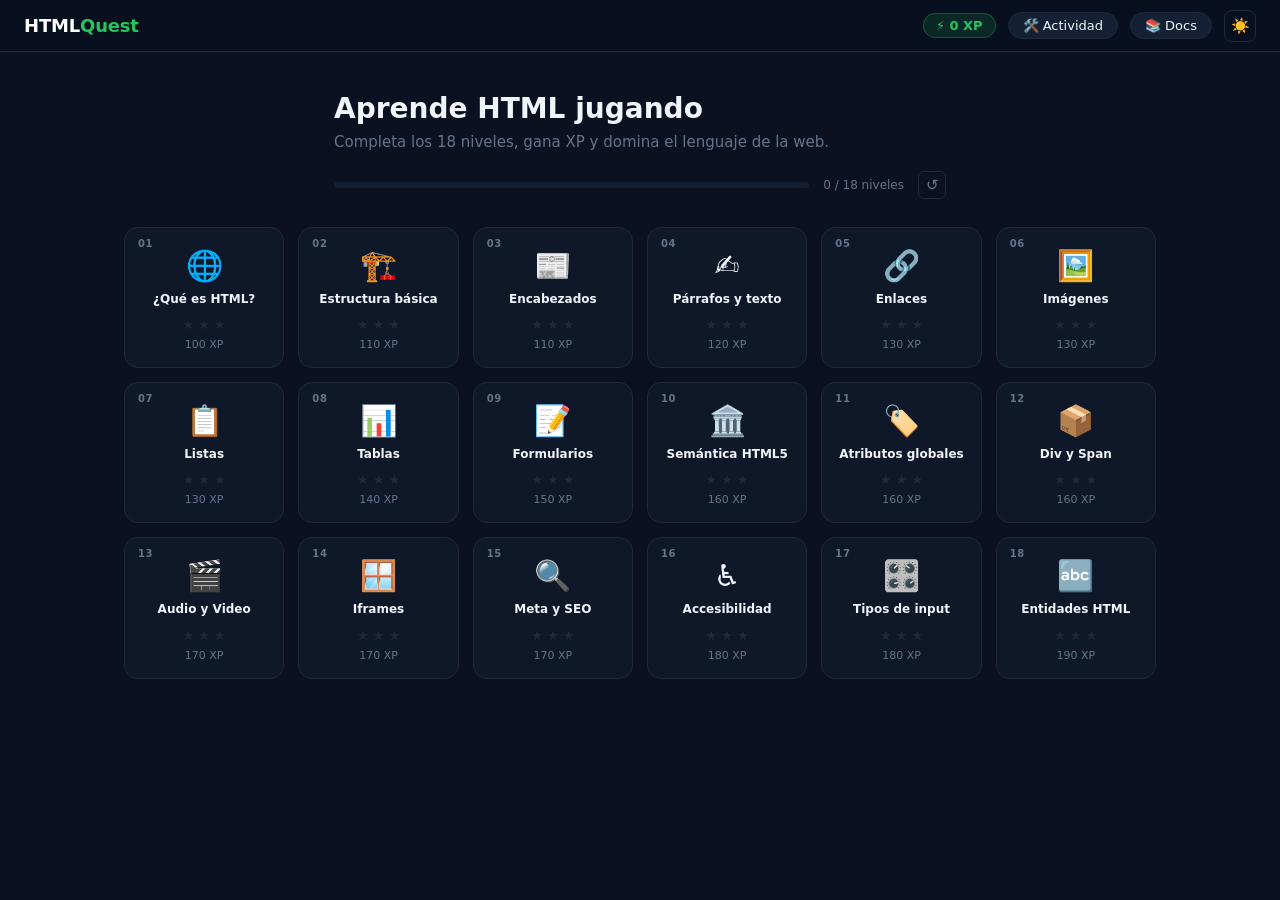
<file: index.html>
<!DOCTYPE html>
<html lang="es">
<head>
<meta charset="UTF-8">
<meta name="viewport" content="width=device-width, initial-scale=1.0">
<title>HTML Quest</title>
<link rel="stylesheet" href="style.css">
<script>(function(){var t=localStorage.getItem('theme')||'dark';document.documentElement.setAttribute('data-theme',t);})();</script>
</head>
<body>

<!-- ── SELECT ── -->
<div id="screen-select" class="screen active">
  <header class="game-header">
    <div class="game-logo">HTML<span>Quest</span></div>
    <div class="header-right">
      <div class="xp-badge">⚡ <span id="totalXP">0</span> XP</div>
      <a href="actividad.html" target="_blank" class="docs-pill">🛠️ Actividad</a>
      <a href="referencia.html" target="_blank" class="docs-pill">📚 Docs</a>
      <button class="theme-toggle" id="themeToggle" onclick="toggleTheme()" title="Cambiar tema">☀️</button>
    </div>
  </header>
  <div class="select-hero">
    <h1>Aprende HTML jugando</h1>
    <p>Completa los 18 niveles, gana XP y domina el lenguaje de la web.</p>
    <div class="overall-progress">
      <div class="overall-bar"><div class="overall-fill" id="overallFill"></div></div>
      <span id="overallText">0 / 10 niveles</span>
      <button class="reset-btn" onclick="resetProgress()" title="Reiniciar progreso">↺</button>
    </div>
  </div>

  <!-- Reset confirmation modal -->
  <div id="resetModal" class="modal-overlay" style="display:none">
    <div class="modal-box">
      <div class="modal-icon">⚠️</div>
      <h3>¿Reiniciar progreso?</h3>
      <p>Se borrarán todos los niveles completados y el XP acumulado. Esta acción no se puede deshacer.</p>
      <div class="modal-actions">
        <button class="secondary-btn" onclick="closeModal()">Cancelar</button>
        <button class="danger-btn" onclick="confirmReset()">Sí, reiniciar</button>
      </div>
    </div>
  </div>
  <div class="level-grid" id="levelGrid"></div>
</div>

<!-- ── LESSON ── -->
<div id="screen-lesson" class="screen">
  <div class="screen-inner">
    <div class="screen-topbar">
      <button class="back-btn" onclick="showSelect()">← Niveles</button>
      <a id="lessonDocsLink" href="referencia.html" target="_blank" class="docs-pill small">📚 Ver en docs</a>
    </div>
    <div class="lesson-badge" id="lessonBadge"></div>
    <h2 class="lesson-title" id="lessonTitle"></h2>
    <div class="lesson-body" id="lessonBody"></div>
    <div class="lesson-code-wrap">
      <div class="lesson-code-bar">HTML</div>
      <pre class="lesson-code" id="lessonCode"></pre>
    </div>
    <div class="lesson-tip" id="lessonTip"></div>
    <button class="primary-btn full-w" onclick="startQuestions()">Empezar preguntas →</button>
  </div>
</div>

<!-- ── QUESTION ── -->
<div id="screen-question" class="screen">
  <div class="screen-inner">
    <div class="screen-topbar">
      <button class="back-btn" onclick="backToLesson()">← Lección</button>
      <div class="q-dots" id="qDots"></div>
      <div class="q-timer" id="qTimer"><span id="qTimerCount">15</span>s</div>
    </div>
    <div class="q-timer-bar"><div class="q-timer-fill" id="qTimerFill"></div></div>
    <div class="question-card">
      <div class="q-label" id="qLabel"></div>
      <h3 class="q-text" id="qText"></h3>
      <div class="options-grid" id="optionsGrid"></div>
    </div>
    <div class="q-feedback" id="qFeedback"></div>
  </div>
</div>

<!-- ── LEVEL COMPLETE ── -->
<div id="screen-levelcomplete" class="screen">
  <div class="screen-inner centered">
    <div class="big-icon" id="lcIcon"></div>
    <h2 id="lcTitle"></h2>
    <div class="stars-row" id="lcStars"></div>
    <div class="xp-pill" id="lcXP"></div>
    <p class="lc-msg" id="lcMsg"></p>
    <div class="action-row">
      <button class="secondary-btn" onclick="showSelect()">Ver niveles</button>
      <button class="primary-btn" id="nextLevelBtn" onclick="goNextLevel()">Siguiente →</button>
    </div>
  </div>
</div>

<!-- ── GAME COMPLETE ── -->
<div id="screen-gamecomplete" class="screen">
  <div class="screen-inner centered">
    <div class="big-icon">🏆</div>
    <h2>¡HTML dominado!</h2>
    <p style="color:var(--muted);margin-bottom:24px">Has completado los 18 niveles de HTML Quest.</p>
    <div class="xp-pill" id="finalXP"></div>
    <br><br>
    <button class="primary-btn" onclick="showSelect()">Ver todos los niveles</button>
  </div>
</div>

<canvas id="confettiCanvas"></canvas>
<script src="game.js"></script>
<script>
function toggleTheme() {
  var next = document.documentElement.getAttribute('data-theme') === 'light' ? 'dark' : 'light';
  document.documentElement.setAttribute('data-theme', next);
  localStorage.setItem('theme', next);
  document.getElementById('themeToggle').textContent = next === 'light' ? '🌙' : '☀️';
}
(function(){
  var t = document.documentElement.getAttribute('data-theme');
  var btn = document.getElementById('themeToggle');
  if (btn) btn.textContent = t === 'light' ? '🌙' : '☀️';
})();
</script>
</body>
</html>
</file>
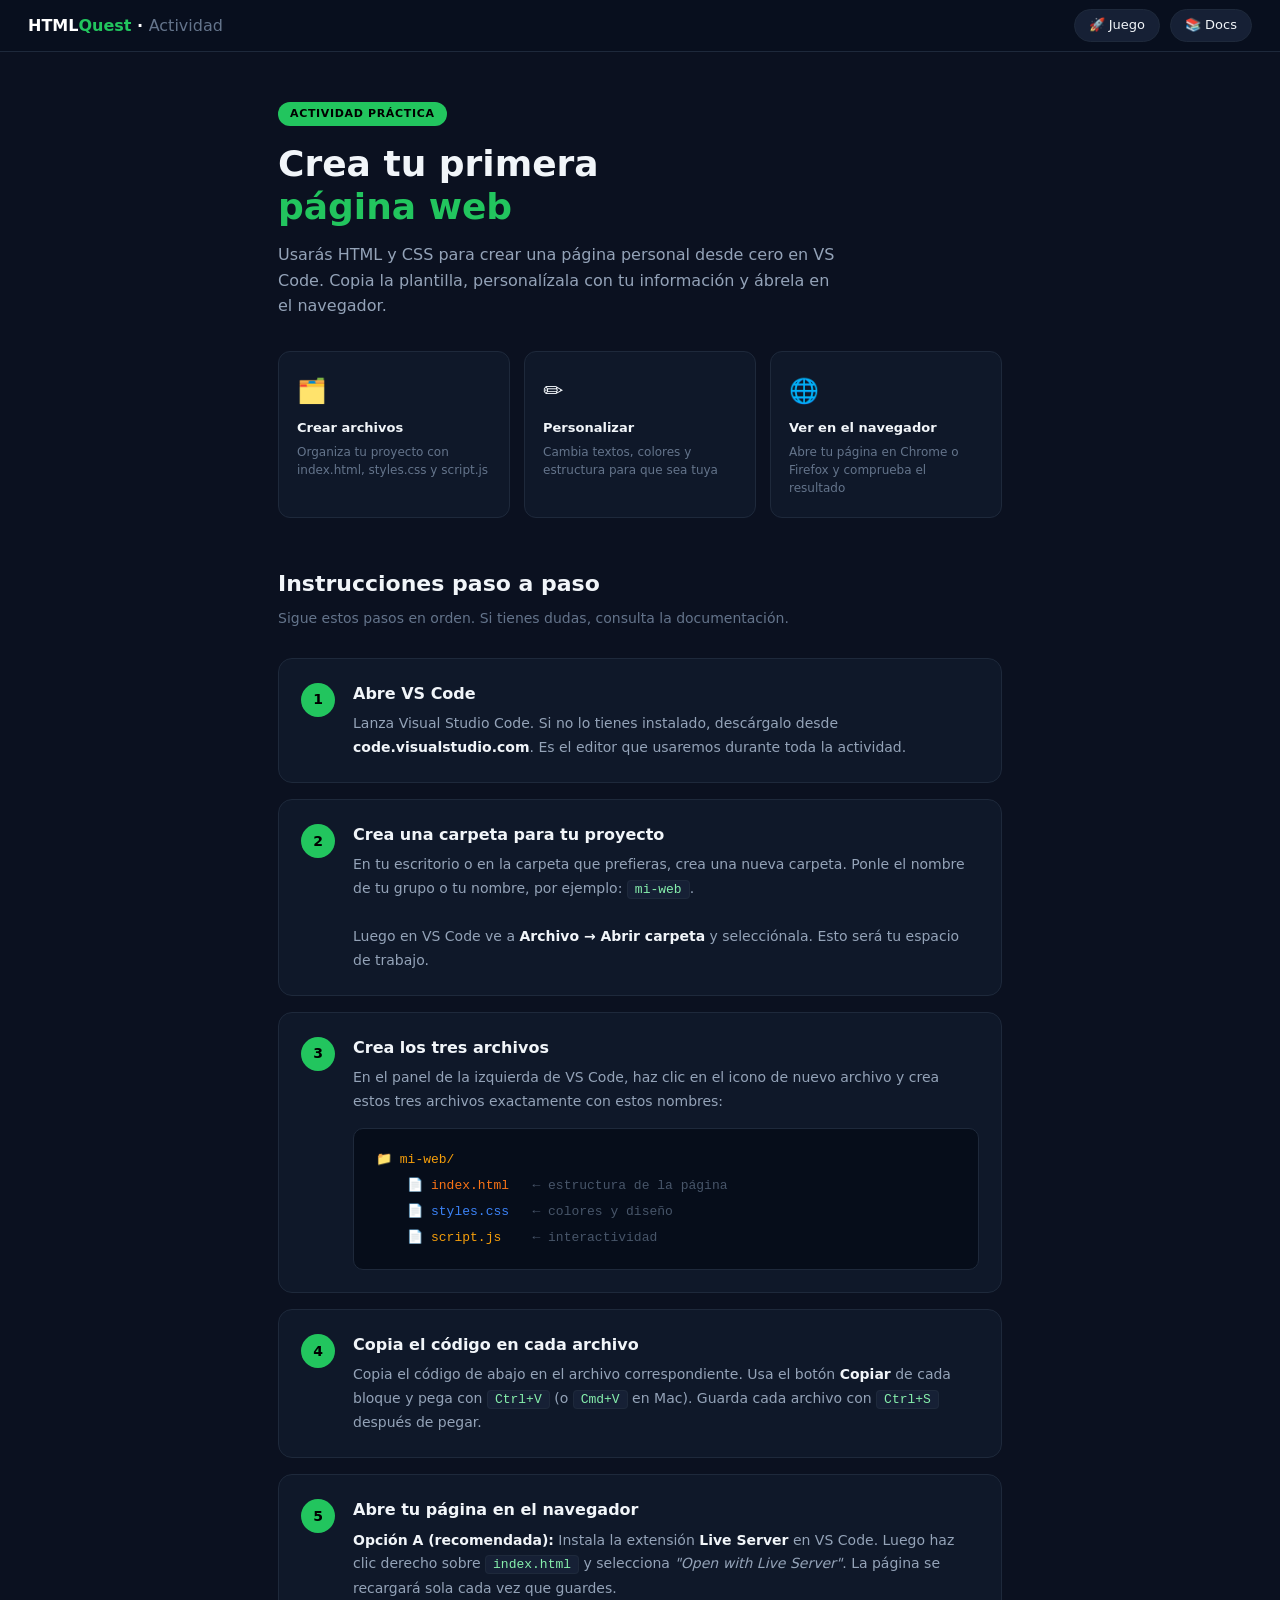
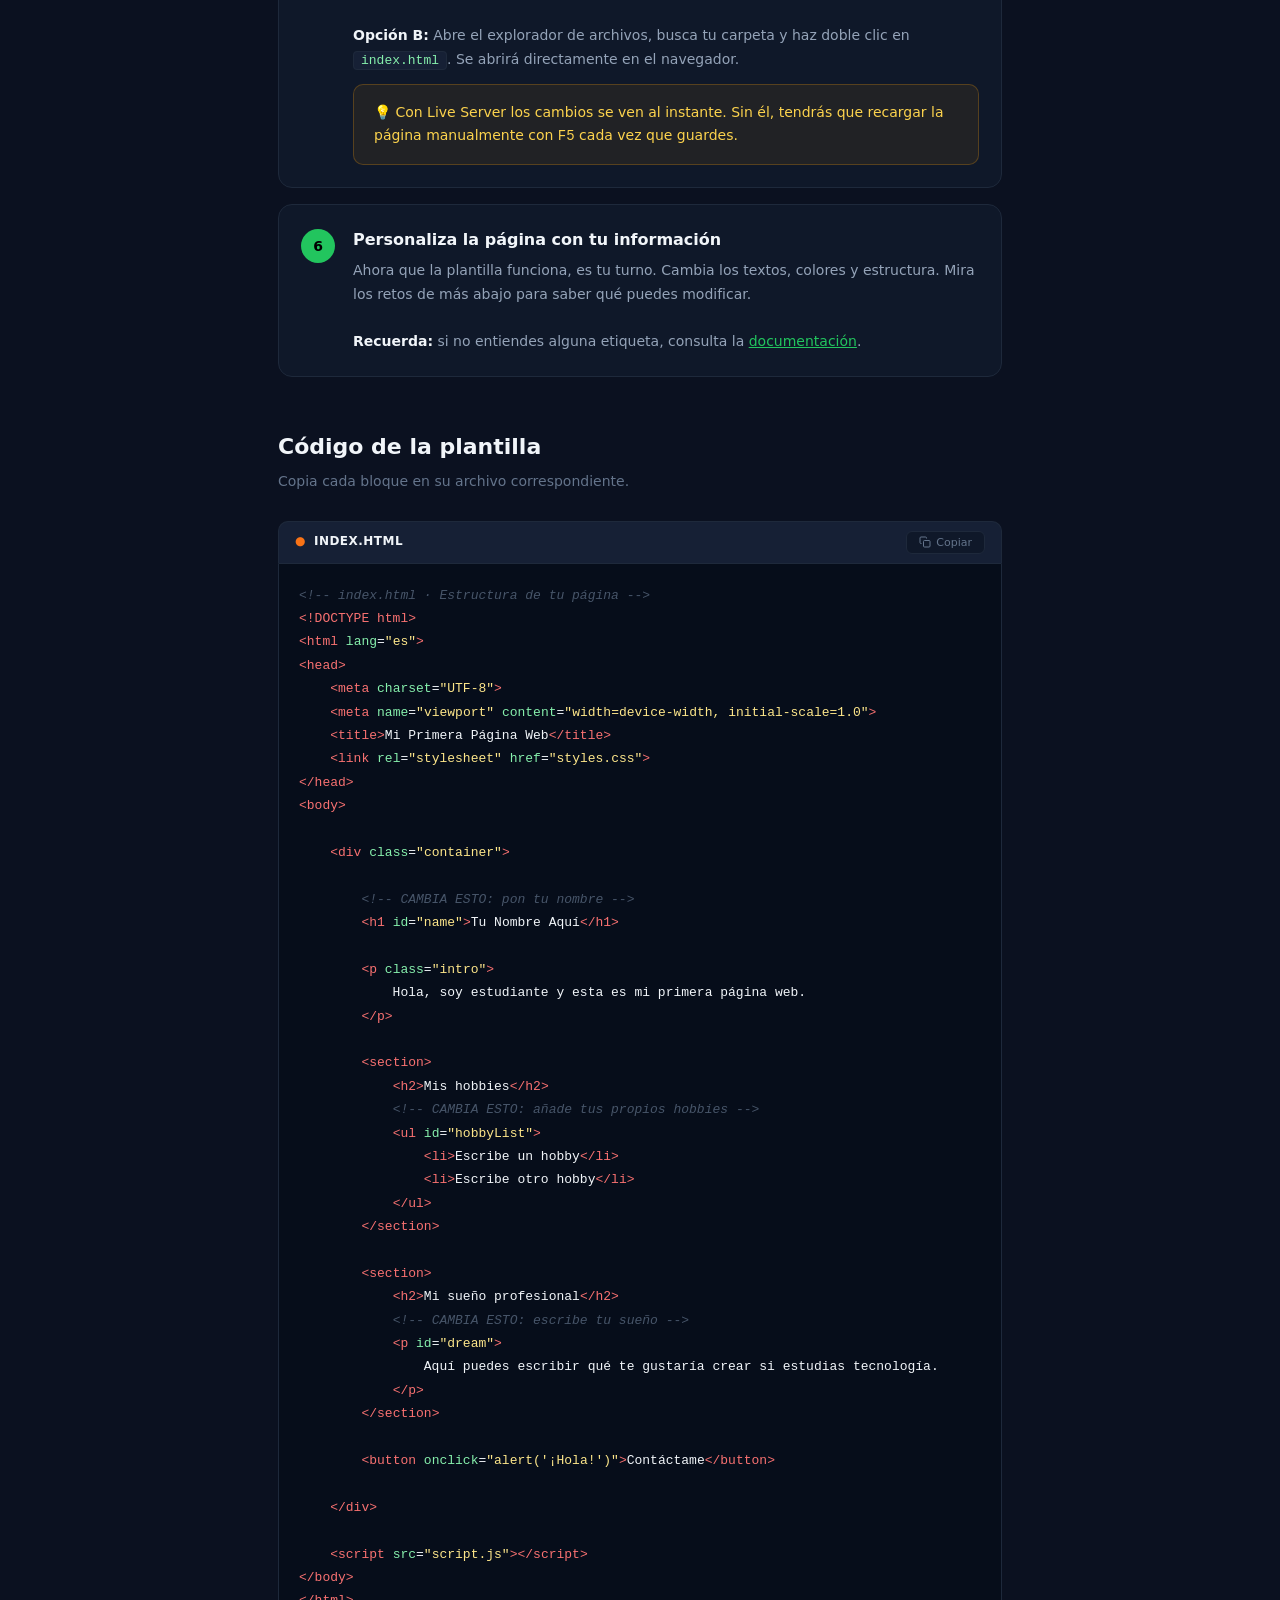
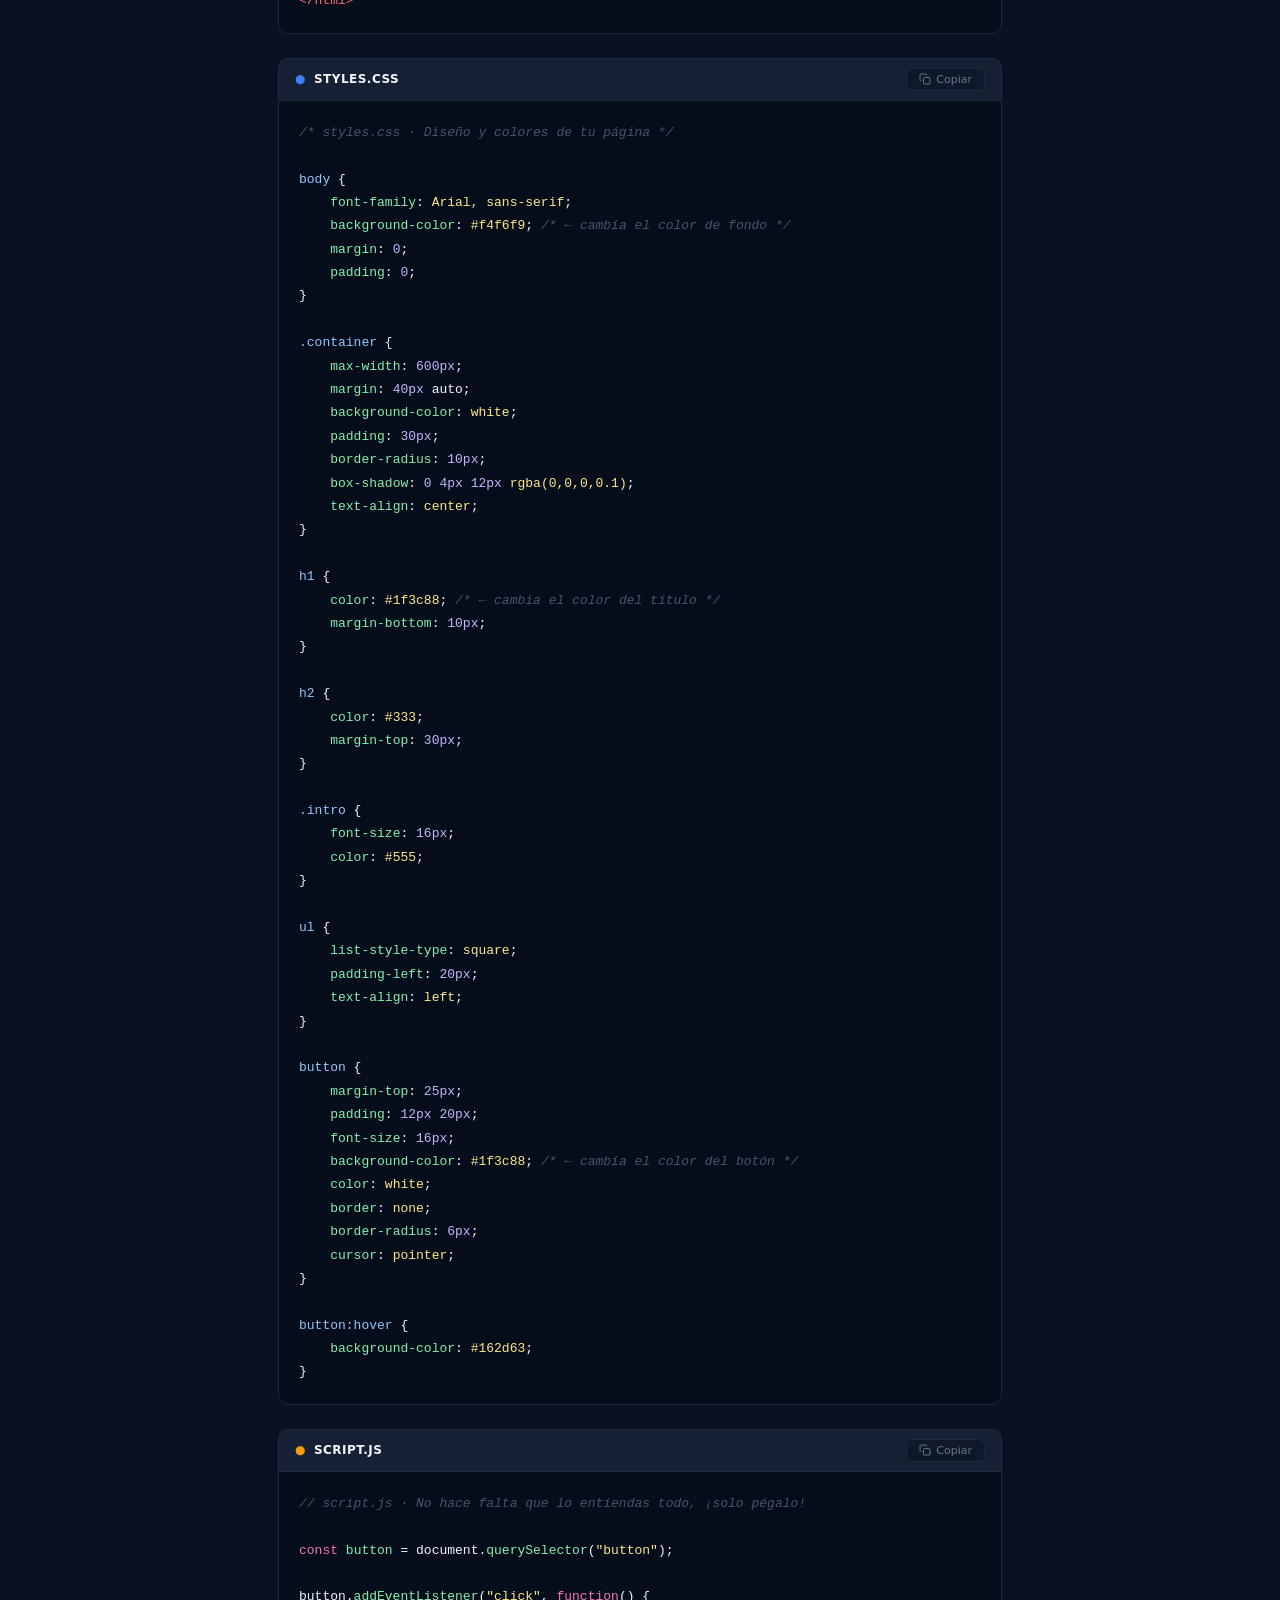
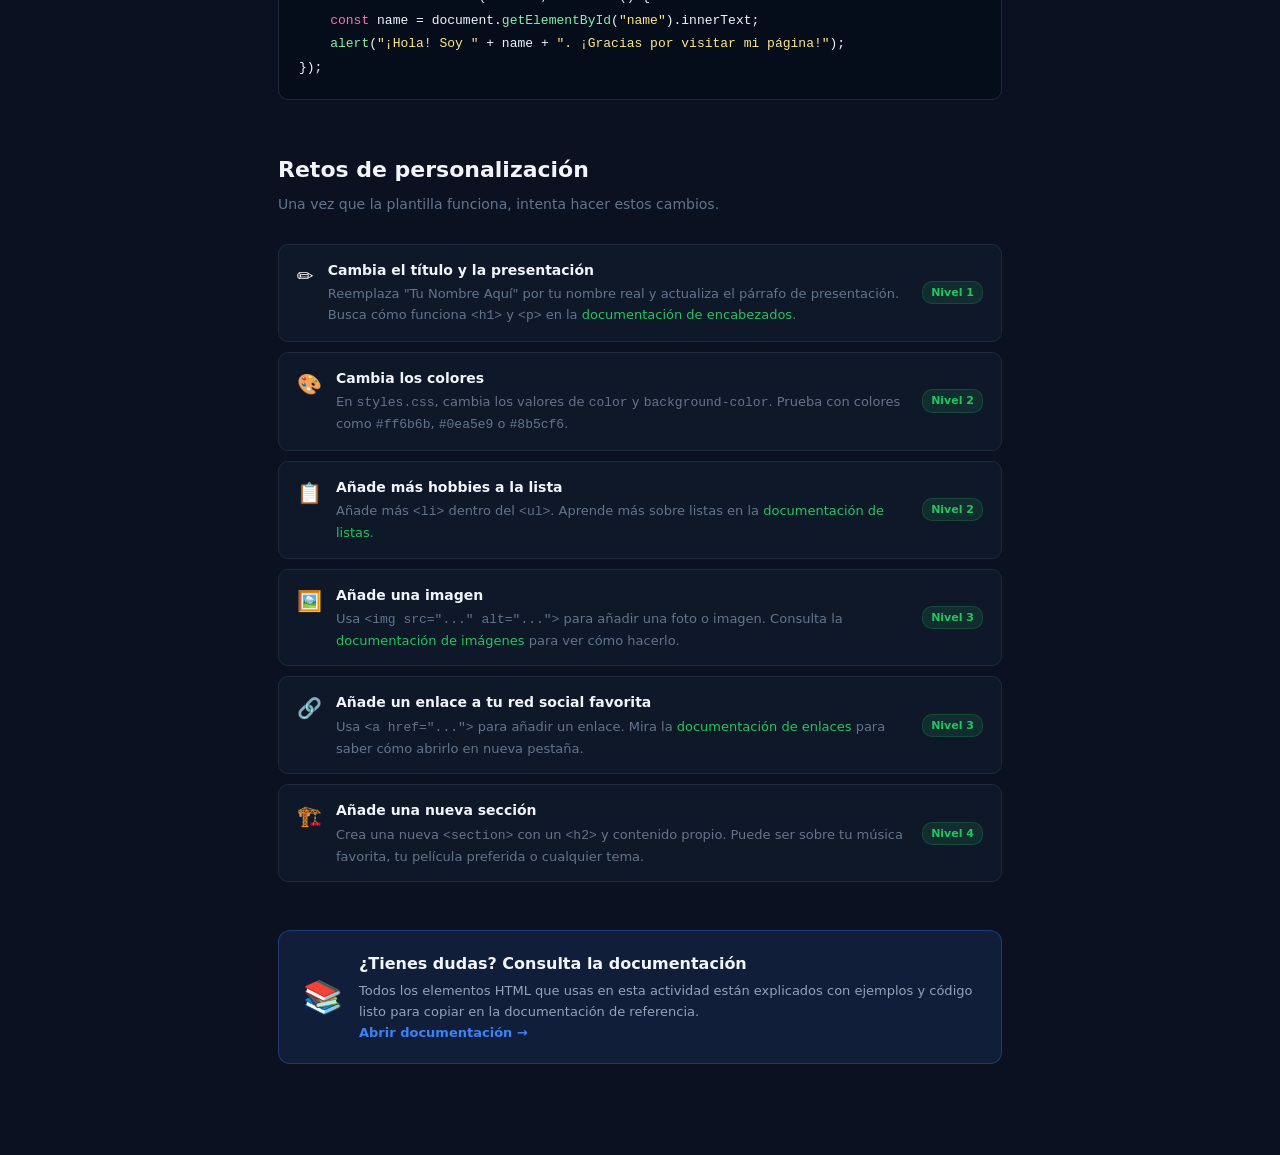
<file: actividad.html>
<!DOCTYPE html>
<html lang="es">
<head>
<meta charset="UTF-8">
<meta name="viewport" content="width=device-width, initial-scale=1.0">
<title>Actividad · Crea tu página web</title>
<style>
*, *::before, *::after { box-sizing: border-box; margin: 0; padding: 0; }

:root {
  --bg:         #0b1120;
  --surface:    #0f1829;
  --surface2:   #162035;
  --border:     #1e293b;
  --text:       #f1f5f9;
  --muted:      #64748b;
  --accent:     #22c55e;
  --accent-dim: rgba(34,197,94,0.12);
  --gold:       #f59e0b;
  --blue:       #3b82f6;
  --blue-dim:   rgba(59,130,246,0.12);
}

body {
  background: var(--bg);
  color: var(--text);
  font-family: system-ui, -apple-system, sans-serif;
  font-size: 15px;
  line-height: 1.6;
}

/* ── Top bar ── */
.topbar {
  height: 52px;
  background: #080f1e;
  border-bottom: 1px solid var(--border);
  display: flex;
  align-items: center;
  justify-content: space-between;
  padding: 0 28px;
  position: sticky;
  top: 0;
  z-index: 100;
}
.topbar-logo {
  font-weight: 800;
  font-size: 16px;
  color: #fff;
}
.topbar-logo span { color: var(--accent); }
.topbar-links { display: flex; gap: 10px; align-items: center; }
.pill-link {
  background: var(--surface2);
  border: 1px solid var(--border);
  color: var(--text);
  padding: 5px 14px;
  border-radius: 20px;
  font-size: 13px;
  text-decoration: none;
  transition: border-color .15s;
}
.pill-link:hover { border-color: var(--accent); }

/* ── Layout ── */
.page { max-width: 780px; margin: 0 auto; padding: 48px 28px 100px; }

/* ── Hero ── */
.hero-badge {
  display: inline-block;
  background: var(--accent);
  color: #000;
  font-size: 11px;
  font-weight: 800;
  padding: 3px 12px;
  border-radius: 20px;
  letter-spacing: .06em;
  text-transform: uppercase;
  margin-bottom: 16px;
}
.hero-title {
  font-size: 36px;
  font-weight: 800;
  line-height: 1.2;
  margin-bottom: 14px;
}
.hero-title span { color: var(--accent); }
.hero-desc {
  color: #94a3b8;
  font-size: 16px;
  max-width: 560px;
  margin-bottom: 32px;
}

/* ── Goal cards ── */
.goal-grid {
  display: grid;
  grid-template-columns: repeat(3, 1fr);
  gap: 14px;
  margin-bottom: 48px;
}
.goal-card {
  background: var(--surface);
  border: 1px solid var(--border);
  border-radius: 12px;
  padding: 20px 18px;
}
.goal-icon  { font-size: 24px; margin-bottom: 8px; }
.goal-title { font-size: 13px; font-weight: 700; margin-bottom: 4px; }
.goal-desc  { font-size: 12px; color: var(--muted); line-height: 1.5; }

/* ── Section heading ── */
.section-heading {
  font-size: 22px;
  font-weight: 800;
  margin-bottom: 6px;
  margin-top: 52px;
}
.section-heading:first-of-type { margin-top: 0; }
.section-sub {
  color: var(--muted);
  font-size: 14px;
  margin-bottom: 28px;
}

/* ── Steps ── */
.steps { display: flex; flex-direction: column; gap: 16px; }

.step {
  display: flex;
  gap: 18px;
  background: var(--surface);
  border: 1px solid var(--border);
  border-radius: 14px;
  padding: 22px 22px;
  align-items: flex-start;
}
.step-num {
  width: 34px;
  height: 34px;
  background: var(--accent);
  color: #000;
  font-size: 14px;
  font-weight: 800;
  border-radius: 50%;
  display: flex;
  align-items: center;
  justify-content: center;
  flex-shrink: 0;
  margin-top: 2px;
}
.step-body { flex: 1; }
.step-title { font-size: 16px; font-weight: 700; margin-bottom: 6px; }
.step-text  { color: #94a3b8; font-size: 14px; line-height: 1.7; }
.step-text strong { color: var(--text); }
.step-text code {
  background: var(--surface2);
  border: 1px solid var(--border);
  padding: 1px 7px;
  border-radius: 4px;
  font-family: monospace;
  font-size: 13px;
  color: #86efac;
}

/* ── File structure diagram ── */
.file-tree {
  background: #060d1a;
  border: 1px solid var(--border);
  border-radius: 10px;
  padding: 18px 22px;
  margin-top: 14px;
  font-family: monospace;
  font-size: 13px;
  color: #94a3b8;
  line-height: 2;
}
.file-tree .folder { color: var(--gold); }
.file-tree .file-html { color: #f97316; }
.file-tree .file-css  { color: #3b82f6; }
.file-tree .file-js   { color: var(--gold); }

/* ── Code blocks ── */
.code-section { margin-top: 14px; }
.code-header {
  display: flex;
  align-items: center;
  justify-content: space-between;
  background: var(--surface2);
  border: 1px solid var(--border);
  border-bottom: none;
  border-radius: 10px 10px 0 0;
  padding: 9px 16px;
}
.code-label {
  display: flex;
  align-items: center;
  gap: 8px;
  font-size: 12px;
  font-weight: 700;
  letter-spacing: .04em;
  text-transform: uppercase;
}
.badge-html { color: #f97316; }
.badge-css  { color: #3b82f6; }
.badge-js   { color: var(--gold); }

.copy-btn {
  background: var(--surface);
  border: 1px solid var(--border);
  color: var(--muted);
  padding: 4px 12px;
  border-radius: 6px;
  font-size: 11px;
  cursor: pointer;
  display: flex;
  align-items: center;
  gap: 5px;
  transition: all .15s;
  font-family: inherit;
}
.copy-btn:hover { color: var(--text); border-color: var(--accent); }
.copy-btn.copied { color: var(--accent); border-color: var(--accent); }

pre.code-block {
  background: #060d1a;
  border: 1px solid var(--border);
  border-radius: 0 0 10px 10px;
  padding: 20px;
  overflow-x: auto;
  font-family: 'Fira Code', 'Cascadia Code', monospace;
  font-size: 13px;
  line-height: 1.8;
  margin: 0;
  white-space: pre;
}

/* Syntax colors */
.t-tag    { color: #f87171; }
.t-attr   { color: #86efac; }
.t-val    { color: #fde68a; }
.t-com    { color: #475569; font-style: italic; }
.t-prop   { color: #93c5fd; }
.t-num    { color: #c4b5fd; }
.t-str    { color: #fde68a; }
.t-kw     { color: #f472b6; }
.t-fn     { color: #86efac; }

/* ── Challenges ── */
.challenges { margin-top: 14px; display: flex; flex-direction: column; gap: 10px; }
.challenge {
  display: flex;
  gap: 14px;
  align-items: flex-start;
  background: var(--surface);
  border: 1px solid var(--border);
  border-radius: 10px;
  padding: 14px 18px;
}
.challenge.done { border-color: rgba(34,197,94,0.3); }
.ch-icon { font-size: 20px; flex-shrink: 0; margin-top: 1px; }
.ch-body { flex: 1; }
.ch-title { font-size: 14px; font-weight: 700; margin-bottom: 3px; }
.ch-desc  { font-size: 13px; color: var(--muted); }
.ch-desc a { color: var(--accent); text-decoration: none; }
.ch-desc a:hover { text-decoration: underline; }
.ch-xp {
  background: var(--accent-dim);
  border: 1px solid rgba(34,197,94,0.2);
  color: var(--accent);
  font-size: 11px;
  font-weight: 700;
  padding: 2px 8px;
  border-radius: 10px;
  white-space: nowrap;
  align-self: center;
  flex-shrink: 0;
}

/* ── Tip box ── */
.tip-box {
  background: rgba(245,158,11,0.08);
  border: 1px solid rgba(245,158,11,0.25);
  border-radius: 10px;
  padding: 16px 20px;
  font-size: 14px;
  color: #fcd34d;
  line-height: 1.65;
  margin-top: 14px;
}
.tip-box a { color: #fcd34d; font-weight: 700; }

.docs-callout {
  background: var(--blue-dim);
  border: 1px solid rgba(59,130,246,0.3);
  border-radius: 12px;
  padding: 20px 24px;
  display: flex;
  gap: 16px;
  align-items: center;
  margin-top: 48px;
}
.docs-callout-icon { font-size: 32px; flex-shrink: 0; }
.docs-callout-body h3 { font-size: 16px; font-weight: 700; margin-bottom: 4px; }
.docs-callout-body p  { font-size: 13px; color: #94a3b8; }
.docs-callout-body a  { color: var(--blue); font-weight: 700; text-decoration: none; }
.docs-callout-body a:hover { text-decoration: underline; }

@media (max-width: 600px) {
  .goal-grid { grid-template-columns: 1fr; }
  .hero-title { font-size: 26px; }
}
</style>
</head>
<body>

<div class="topbar">
  <div class="topbar-logo">HTML<span>Quest</span> · <span style="color:var(--muted);font-weight:400">Actividad</span></div>
  <div class="topbar-links">
    <a href="index.html" class="pill-link">🚀 Juego</a>
    <a href="referencia.html" class="pill-link">📚 Docs</a>
  </div>
</div>

<div class="page">

  <!-- Hero -->
  <div class="hero-badge">Actividad práctica</div>
  <h1 class="hero-title">Crea tu primera<br><span>página web</span></h1>
  <p class="hero-desc">
    Usarás HTML y CSS para crear una página personal desde cero en VS Code.
    Copia la plantilla, personalízala con tu información y ábrela en el navegador.
  </p>

  <!-- Goals -->
  <div class="goal-grid">
    <div class="goal-card">
      <div class="goal-icon">🗂️</div>
      <div class="goal-title">Crear archivos</div>
      <div class="goal-desc">Organiza tu proyecto con index.html, styles.css y script.js</div>
    </div>
    <div class="goal-card">
      <div class="goal-icon">✏️</div>
      <div class="goal-title">Personalizar</div>
      <div class="goal-desc">Cambia textos, colores y estructura para que sea tuya</div>
    </div>
    <div class="goal-card">
      <div class="goal-icon">🌐</div>
      <div class="goal-title">Ver en el navegador</div>
      <div class="goal-desc">Abre tu página en Chrome o Firefox y comprueba el resultado</div>
    </div>
  </div>

  <!-- Step by step -->
  <h2 class="section-heading">Instrucciones paso a paso</h2>
  <p class="section-sub">Sigue estos pasos en orden. Si tienes dudas, consulta la documentación.</p>

  <div class="steps">

    <div class="step">
      <div class="step-num">1</div>
      <div class="step-body">
        <div class="step-title">Abre VS Code</div>
        <div class="step-text">
          Lanza Visual Studio Code. Si no lo tienes instalado, descárgalo desde
          <strong>code.visualstudio.com</strong>. Es el editor que usaremos durante toda la actividad.
        </div>
      </div>
    </div>

    <div class="step">
      <div class="step-num">2</div>
      <div class="step-body">
        <div class="step-title">Crea una carpeta para tu proyecto</div>
        <div class="step-text">
          En tu escritorio o en la carpeta que prefieras, crea una nueva carpeta.
          Ponle el nombre de tu grupo o tu nombre, por ejemplo: <code>mi-web</code>.<br><br>
          Luego en VS Code ve a <strong>Archivo → Abrir carpeta</strong> y selecciónala.
          Esto será tu espacio de trabajo.
        </div>
      </div>
    </div>

    <div class="step">
      <div class="step-num">3</div>
      <div class="step-body">
        <div class="step-title">Crea los tres archivos</div>
        <div class="step-text">
          En el panel de la izquierda de VS Code, haz clic en el icono de nuevo archivo
          y crea estos tres archivos exactamente con estos nombres:
        </div>
        <div class="file-tree">
          <span class="folder">📁 mi-web/</span><br>
          &nbsp;&nbsp;&nbsp;&nbsp;<span class="file-html">📄 index.html</span>&nbsp;&nbsp;&nbsp;<span style="color:#475569">← estructura de la página</span><br>
          &nbsp;&nbsp;&nbsp;&nbsp;<span class="file-css">📄 styles.css</span>&nbsp;&nbsp;&nbsp;<span style="color:#475569">← colores y diseño</span><br>
          &nbsp;&nbsp;&nbsp;&nbsp;<span class="file-js">📄 script.js</span>&nbsp;&nbsp;&nbsp;&nbsp;<span style="color:#475569">← interactividad</span>
        </div>
      </div>
    </div>

    <div class="step">
      <div class="step-num">4</div>
      <div class="step-body">
        <div class="step-title">Copia el código en cada archivo</div>
        <div class="step-text">
          Copia el código de abajo en el archivo correspondiente.
          Usa el botón <strong>Copiar</strong> de cada bloque y pega con <code>Ctrl+V</code> (o <code>Cmd+V</code> en Mac).
          Guarda cada archivo con <code>Ctrl+S</code> después de pegar.
        </div>
      </div>
    </div>

    <div class="step">
      <div class="step-num">5</div>
      <div class="step-body">
        <div class="step-title">Abre tu página en el navegador</div>
        <div class="step-text">
          <strong>Opción A (recomendada):</strong> Instala la extensión <strong>Live Server</strong> en VS Code.
          Luego haz clic derecho sobre <code>index.html</code> y selecciona
          <em>"Open with Live Server"</em>. La página se recargará sola cada vez que guardes.<br><br>
          <strong>Opción B:</strong> Abre el explorador de archivos, busca tu carpeta
          y haz doble clic en <code>index.html</code>. Se abrirá directamente en el navegador.
        </div>
        <div class="tip-box" style="margin-top:12px">
          💡 Con Live Server los cambios se ven al instante. Sin él, tendrás que recargar la página
          manualmente con <code>F5</code> cada vez que guardes.
        </div>
      </div>
    </div>

    <div class="step">
      <div class="step-num">6</div>
      <div class="step-body">
        <div class="step-title">Personaliza la página con tu información</div>
        <div class="step-text">
          Ahora que la plantilla funciona, es tu turno. Cambia los textos, colores y
          estructura. Mira los retos de más abajo para saber qué puedes modificar.
          <br><br>
          <strong>Recuerda:</strong> si no entiendes alguna etiqueta, consulta la
          <a href="referencia.html" style="color:var(--accent)">documentación</a>.
        </div>
      </div>
    </div>

  </div>

  <!-- Code templates -->
  <h2 class="section-heading">Código de la plantilla</h2>
  <p class="section-sub">Copia cada bloque en su archivo correspondiente.</p>

  <!-- index.html -->
  <div class="code-section">
    <div class="code-header">
      <div class="code-label">
        <span class="badge-html">●</span>
        <span>index.html</span>
      </div>
      <button class="copy-btn" onclick="copyBlock(this, 'code-html')">
        <svg width="12" height="12" viewBox="0 0 24 24" fill="none" stroke="currentColor" stroke-width="2"><rect x="9" y="9" width="13" height="13" rx="2"/><path d="M5 15H4a2 2 0 01-2-2V4a2 2 0 012-2h9a2 2 0 012 2v1"/></svg>
        Copiar
      </button>
    </div>
    <pre class="code-block" id="code-html"><span class="t-com">&lt;!-- index.html · Estructura de tu página --&gt;</span>
<span class="t-tag">&lt;!DOCTYPE html&gt;</span>
<span class="t-tag">&lt;html</span> <span class="t-attr">lang</span>=<span class="t-val">"es"</span><span class="t-tag">&gt;</span>
<span class="t-tag">&lt;head&gt;</span>
    <span class="t-tag">&lt;meta</span> <span class="t-attr">charset</span>=<span class="t-val">"UTF-8"</span><span class="t-tag">&gt;</span>
    <span class="t-tag">&lt;meta</span> <span class="t-attr">name</span>=<span class="t-val">"viewport"</span> <span class="t-attr">content</span>=<span class="t-val">"width=device-width, initial-scale=1.0"</span><span class="t-tag">&gt;</span>
    <span class="t-tag">&lt;title&gt;</span>Mi Primera Página Web<span class="t-tag">&lt;/title&gt;</span>
    <span class="t-tag">&lt;link</span> <span class="t-attr">rel</span>=<span class="t-val">"stylesheet"</span> <span class="t-attr">href</span>=<span class="t-val">"styles.css"</span><span class="t-tag">&gt;</span>
<span class="t-tag">&lt;/head&gt;</span>
<span class="t-tag">&lt;body&gt;</span>

    <span class="t-tag">&lt;div</span> <span class="t-attr">class</span>=<span class="t-val">"container"</span><span class="t-tag">&gt;</span>

        <span class="t-com">&lt;!-- CAMBIA ESTO: pon tu nombre --&gt;</span>
        <span class="t-tag">&lt;h1</span> <span class="t-attr">id</span>=<span class="t-val">"name"</span><span class="t-tag">&gt;</span>Tu Nombre Aquí<span class="t-tag">&lt;/h1&gt;</span>

        <span class="t-tag">&lt;p</span> <span class="t-attr">class</span>=<span class="t-val">"intro"</span><span class="t-tag">&gt;</span>
            Hola, soy estudiante y esta es mi primera página web.
        <span class="t-tag">&lt;/p&gt;</span>

        <span class="t-tag">&lt;section&gt;</span>
            <span class="t-tag">&lt;h2&gt;</span>Mis hobbies<span class="t-tag">&lt;/h2&gt;</span>
            <span class="t-com">&lt;!-- CAMBIA ESTO: añade tus propios hobbies --&gt;</span>
            <span class="t-tag">&lt;ul</span> <span class="t-attr">id</span>=<span class="t-val">"hobbyList"</span><span class="t-tag">&gt;</span>
                <span class="t-tag">&lt;li&gt;</span>Escribe un hobby<span class="t-tag">&lt;/li&gt;</span>
                <span class="t-tag">&lt;li&gt;</span>Escribe otro hobby<span class="t-tag">&lt;/li&gt;</span>
            <span class="t-tag">&lt;/ul&gt;</span>
        <span class="t-tag">&lt;/section&gt;</span>

        <span class="t-tag">&lt;section&gt;</span>
            <span class="t-tag">&lt;h2&gt;</span>Mi sueño profesional<span class="t-tag">&lt;/h2&gt;</span>
            <span class="t-com">&lt;!-- CAMBIA ESTO: escribe tu sueño --&gt;</span>
            <span class="t-tag">&lt;p</span> <span class="t-attr">id</span>=<span class="t-val">"dream"</span><span class="t-tag">&gt;</span>
                Aquí puedes escribir qué te gustaría crear si estudias tecnología.
            <span class="t-tag">&lt;/p&gt;</span>
        <span class="t-tag">&lt;/section&gt;</span>

        <span class="t-tag">&lt;button</span> <span class="t-attr">onclick</span>=<span class="t-val">"alert('¡Hola!')"</span><span class="t-tag">&gt;</span>Contáctame<span class="t-tag">&lt;/button&gt;</span>

    <span class="t-tag">&lt;/div&gt;</span>

    <span class="t-tag">&lt;script</span> <span class="t-attr">src</span>=<span class="t-val">"script.js"</span><span class="t-tag">&gt;&lt;/script&gt;</span>
<span class="t-tag">&lt;/body&gt;</span>
<span class="t-tag">&lt;/html&gt;</span></pre>
  </div>

  <!-- styles.css -->
  <div class="code-section" style="margin-top:24px">
    <div class="code-header">
      <div class="code-label">
        <span class="badge-css">●</span>
        <span>styles.css</span>
      </div>
      <button class="copy-btn" onclick="copyBlock(this, 'code-css')">
        <svg width="12" height="12" viewBox="0 0 24 24" fill="none" stroke="currentColor" stroke-width="2"><rect x="9" y="9" width="13" height="13" rx="2"/><path d="M5 15H4a2 2 0 01-2-2V4a2 2 0 012-2h9a2 2 0 012 2v1"/></svg>
        Copiar
      </button>
    </div>
    <pre class="code-block" id="code-css"><span class="t-com">/* styles.css · Diseño y colores de tu página */</span>

<span class="t-prop">body</span> {
    <span class="t-attr">font-family</span>: <span class="t-val">Arial, sans-serif</span>;
    <span class="t-attr">background-color</span>: <span class="t-val">#f4f6f9</span>; <span class="t-com">/* ← cambia el color de fondo */</span>
    <span class="t-attr">margin</span>: <span class="t-num">0</span>;
    <span class="t-attr">padding</span>: <span class="t-num">0</span>;
}

<span class="t-prop">.container</span> {
    <span class="t-attr">max-width</span>: <span class="t-num">600px</span>;
    <span class="t-attr">margin</span>: <span class="t-num">40px</span> auto;
    <span class="t-attr">background-color</span>: <span class="t-val">white</span>;
    <span class="t-attr">padding</span>: <span class="t-num">30px</span>;
    <span class="t-attr">border-radius</span>: <span class="t-num">10px</span>;
    <span class="t-attr">box-shadow</span>: <span class="t-num">0 4px 12px</span> <span class="t-val">rgba(0,0,0,0.1)</span>;
    <span class="t-attr">text-align</span>: <span class="t-val">center</span>;
}

<span class="t-prop">h1</span> {
    <span class="t-attr">color</span>: <span class="t-val">#1f3c88</span>; <span class="t-com">/* ← cambia el color del título */</span>
    <span class="t-attr">margin-bottom</span>: <span class="t-num">10px</span>;
}

<span class="t-prop">h2</span> {
    <span class="t-attr">color</span>: <span class="t-val">#333</span>;
    <span class="t-attr">margin-top</span>: <span class="t-num">30px</span>;
}

<span class="t-prop">.intro</span> {
    <span class="t-attr">font-size</span>: <span class="t-num">16px</span>;
    <span class="t-attr">color</span>: <span class="t-val">#555</span>;
}

<span class="t-prop">ul</span> {
    <span class="t-attr">list-style-type</span>: <span class="t-val">square</span>;
    <span class="t-attr">padding-left</span>: <span class="t-num">20px</span>;
    <span class="t-attr">text-align</span>: <span class="t-val">left</span>;
}

<span class="t-prop">button</span> {
    <span class="t-attr">margin-top</span>: <span class="t-num">25px</span>;
    <span class="t-attr">padding</span>: <span class="t-num">12px 20px</span>;
    <span class="t-attr">font-size</span>: <span class="t-num">16px</span>;
    <span class="t-attr">background-color</span>: <span class="t-val">#1f3c88</span>; <span class="t-com">/* ← cambia el color del botón */</span>
    <span class="t-attr">color</span>: <span class="t-val">white</span>;
    <span class="t-attr">border</span>: <span class="t-val">none</span>;
    <span class="t-attr">border-radius</span>: <span class="t-num">6px</span>;
    <span class="t-attr">cursor</span>: <span class="t-val">pointer</span>;
}

<span class="t-prop">button:hover</span> {
    <span class="t-attr">background-color</span>: <span class="t-val">#162d63</span>;
}</pre>
  </div>

  <!-- script.js -->
  <div class="code-section" style="margin-top:24px">
    <div class="code-header">
      <div class="code-label">
        <span class="badge-js">●</span>
        <span>script.js</span>
      </div>
      <button class="copy-btn" onclick="copyBlock(this, 'code-js')">
        <svg width="12" height="12" viewBox="0 0 24 24" fill="none" stroke="currentColor" stroke-width="2"><rect x="9" y="9" width="13" height="13" rx="2"/><path d="M5 15H4a2 2 0 01-2-2V4a2 2 0 012-2h9a2 2 0 012 2v1"/></svg>
        Copiar
      </button>
    </div>
    <pre class="code-block" id="code-js"><span class="t-com">// script.js · No hace falta que lo entiendas todo, ¡solo pégalo!</span>

<span class="t-kw">const</span> <span class="t-fn">button</span> = document.<span class="t-fn">querySelector</span>(<span class="t-str">"button"</span>);

button.<span class="t-fn">addEventListener</span>(<span class="t-str">"click"</span>, <span class="t-kw">function</span>() {
    <span class="t-kw">const</span> name = document.<span class="t-fn">getElementById</span>(<span class="t-str">"name"</span>).innerText;
    <span class="t-fn">alert</span>(<span class="t-str">"¡Hola! Soy "</span> + name + <span class="t-str">". ¡Gracias por visitar mi página!"</span>);
});</pre>
  </div>

  <!-- Challenges -->
  <h2 class="section-heading">Retos de personalización</h2>
  <p class="section-sub">Una vez que la plantilla funciona, intenta hacer estos cambios.</p>

  <div class="challenges">
    <div class="challenge">
      <div class="ch-icon">✏️</div>
      <div class="ch-body">
        <div class="ch-title">Cambia el título y la presentación</div>
        <div class="ch-desc">
          Reemplaza "Tu Nombre Aquí" por tu nombre real y actualiza el párrafo de presentación.
          Busca cómo funciona <code>&lt;h1&gt;</code> y <code>&lt;p&gt;</code> en la
          <a href="referencia.html?s=encabezados">documentación de encabezados</a>.
        </div>
      </div>
      <div class="ch-xp">Nivel 1</div>
    </div>

    <div class="challenge">
      <div class="ch-icon">🎨</div>
      <div class="ch-body">
        <div class="ch-title">Cambia los colores</div>
        <div class="ch-desc">
          En <code>styles.css</code>, cambia los valores de <code>color</code> y
          <code>background-color</code>. Prueba con colores como <code>#ff6b6b</code>,
          <code>#0ea5e9</code> o <code>#8b5cf6</code>.
        </div>
      </div>
      <div class="ch-xp">Nivel 2</div>
    </div>

    <div class="challenge">
      <div class="ch-icon">📋</div>
      <div class="ch-body">
        <div class="ch-title">Añade más hobbies a la lista</div>
        <div class="ch-desc">
          Añade más <code>&lt;li&gt;</code> dentro del <code>&lt;ul&gt;</code>.
          Aprende más sobre listas en la <a href="referencia.html?s=listas">documentación de listas</a>.
        </div>
      </div>
      <div class="ch-xp">Nivel 2</div>
    </div>

    <div class="challenge">
      <div class="ch-icon">🖼️</div>
      <div class="ch-body">
        <div class="ch-title">Añade una imagen</div>
        <div class="ch-desc">
          Usa <code>&lt;img src="..." alt="..."&gt;</code> para añadir una foto o imagen.
          Consulta la <a href="referencia.html?s=imagenes">documentación de imágenes</a> para ver cómo hacerlo.
        </div>
      </div>
      <div class="ch-xp">Nivel 3</div>
    </div>

    <div class="challenge">
      <div class="ch-icon">🔗</div>
      <div class="ch-body">
        <div class="ch-title">Añade un enlace a tu red social favorita</div>
        <div class="ch-desc">
          Usa <code>&lt;a href="..."&gt;</code> para añadir un enlace.
          Mira la <a href="referencia.html?s=enlaces">documentación de enlaces</a> para saber cómo abrirlo en nueva pestaña.
        </div>
      </div>
      <div class="ch-xp">Nivel 3</div>
    </div>

    <div class="challenge">
      <div class="ch-icon">🏗️</div>
      <div class="ch-body">
        <div class="ch-title">Añade una nueva sección</div>
        <div class="ch-desc">
          Crea una nueva <code>&lt;section&gt;</code> con un <code>&lt;h2&gt;</code> y contenido propio.
          Puede ser sobre tu música favorita, tu película preferida o cualquier tema.
        </div>
      </div>
      <div class="ch-xp">Nivel 4</div>
    </div>
  </div>

  <!-- Docs callout -->
  <div class="docs-callout">
    <div class="docs-callout-icon">📚</div>
    <div class="docs-callout-body">
      <h3>¿Tienes dudas? Consulta la documentación</h3>
      <p>
        Todos los elementos HTML que usas en esta actividad están explicados con ejemplos y código
        listo para copiar en la documentación de referencia.
        <br>
        <a href="referencia.html">Abrir documentación →</a>
      </p>
    </div>
  </div>

</div>

<script>
function copyBlock(btn, id) {
  // Get raw text without HTML tags
  const pre = document.getElementById(id);
  const text = pre.innerText;
  navigator.clipboard.writeText(text).then(() => {
    btn.classList.add('copied');
    btn.innerHTML = `<svg width="12" height="12" viewBox="0 0 24 24" fill="none" stroke="currentColor" stroke-width="2"><polyline points="20 6 9 17 4 12"/></svg> Copiado`;
    setTimeout(() => {
      btn.classList.remove('copied');
      btn.innerHTML = `<svg width="12" height="12" viewBox="0 0 24 24" fill="none" stroke="currentColor" stroke-width="2"><rect x="9" y="9" width="13" height="13" rx="2"/><path d="M5 15H4a2 2 0 01-2-2V4a2 2 0 012-2h9a2 2 0 012 2v1"/></svg> Copiar`;
    }, 2500);
  });
}
</script>

</body>
</html>
</file>
<file: style.css>
*, *::before, *::after { box-sizing: border-box; margin: 0; padding: 0; }

:root {
  --bg:         #0b1120;
  --surface:    #0f1829;
  --surface2:   #162035;
  --border:     #1e293b;
  --text:       #f1f5f9;
  --muted:      #64748b;
  --accent:     #22c55e;
  --accent-dim: rgba(34,197,94,0.14);
  --wrong:      #ef4444;
  --wrong-dim:  rgba(239,68,68,0.14);
  --gold:       #f59e0b;
  --header-bg:  #080f1e;
}

[data-theme="light"] {
  --bg:         #f0f4f8;
  --surface:    #ffffff;
  --surface2:   #e8edf3;
  --border:     #d1d9e0;
  --text:       #1a2332;
  --muted:      #6b7a8d;
  --accent:     #16a34a;
  --accent-dim: rgba(22,163,74,0.1);
  --wrong:      #dc2626;
  --wrong-dim:  rgba(220,38,38,0.1);
  --gold:       #d97706;
  --header-bg:  #ffffff;
}
[data-theme="light"] .game-header { border-bottom-color: var(--border); }
[data-theme="light"] .game-logo   { color: var(--text); }
[data-theme="light"] .lesson-body { color: #3d4f61; }
[data-theme="light"] .lesson-body strong { color: var(--text); }
[data-theme="light"] .lesson-body code   { color: #1d4ed8; }
[data-theme="light"] .q-feedback.correct { color: #15803d; }
[data-theme="light"] .q-feedback.wrong   { color: #b91c1c; }
[data-theme="light"] .lesson-tip {
  background: rgba(161,98,7,0.08);
  border-color: rgba(161,98,7,0.25);
  color: #92400e;
}

body {
  background: var(--bg);
  color: var(--text);
  font-family: system-ui, -apple-system, sans-serif;
  font-size: 15px;
  min-height: 100vh;
}

/* ── Screens ── */
.screen { display: none; min-height: 100vh; flex-direction: column; }
.screen.active { display: flex; animation: fadeIn .25s ease; }
@keyframes fadeIn {
  from { opacity: 0; transform: translateY(10px); }
  to   { opacity: 1; transform: translateY(0); }
}

.screen-inner {
  max-width: 660px;
  width: 100%;
  margin: 0 auto;
  padding: 28px 24px 80px;
}
.screen-inner.centered {
  display: flex;
  flex-direction: column;
  align-items: center;
  text-align: center;
  padding-top: 80px;
}

/* ── Header ── */
.game-header {
  display: flex;
  justify-content: space-between;
  align-items: center;
  padding: 0 24px;
  height: 52px;
  background: var(--header-bg);
  border-bottom: 1px solid var(--border);
  flex-shrink: 0;
}
.game-logo {
  font-weight: 800;
  font-size: 18px;
  letter-spacing: -.01em;
  color: #fff;
}
.game-logo span { color: var(--accent); }
.header-right { display: flex; align-items: center; gap: 12px; }

.xp-badge {
  background: var(--accent-dim);
  border: 1px solid rgba(34,197,94,0.3);
  color: var(--accent);
  padding: 4px 12px;
  border-radius: 20px;
  font-size: 13px;
  font-weight: 600;
}

.docs-pill {
  background: var(--surface2);
  border: 1px solid var(--border);
  color: var(--text);
  padding: 5px 14px;
  border-radius: 20px;
  font-size: 13px;
  text-decoration: none;
  transition: border-color .15s;
}
.docs-pill:hover { border-color: var(--accent); }
.docs-pill.small { padding: 3px 10px; font-size: 12px; }

/* ── Select Hero ── */
.select-hero {
  max-width: 660px;
  margin: 0 auto;
  padding: 40px 24px 28px;
  width: 100%;
}
.select-hero h1 { font-size: 28px; font-weight: 800; margin-bottom: 8px; }
.select-hero p  { color: var(--muted); margin-bottom: 20px; }

.overall-progress {
  display: flex;
  align-items: center;
  gap: 14px;
}
.overall-bar {
  flex: 1;
  height: 6px;
  background: var(--surface2);
  border-radius: 6px;
  overflow: hidden;
}
.overall-fill {
  height: 100%;
  background: var(--accent);
  border-radius: 6px;
  transition: width .5s ease;
  width: 0%;
}
.overall-progress span { font-size: 12px; color: var(--muted); white-space: nowrap; }

/* ── Level Grid ── */
.level-grid {
  display: grid;
  grid-template-columns: repeat(6, 1fr);
  gap: 14px;
  max-width: 1080px;
  margin: 0 auto;
  padding: 0 24px 60px;
  width: 100%;
}

.level-card {
  background: var(--surface);
  border: 1px solid var(--border);
  border-radius: 14px;
  padding: 20px 14px 16px;
  cursor: pointer;
  transition: transform .2s, border-color .2s, box-shadow .2s;
  position: relative;
  text-align: center;
}
.level-card:hover {
  transform: translateY(-3px);
  border-color: var(--accent);
  box-shadow: 0 8px 28px rgba(34,197,94,0.12);
}
.level-card.completed { border-color: rgba(34,197,94,0.25); }

.lc-num {
  position: absolute;
  top: 10px; left: 13px;
  font-size: 10px;
  font-weight: 700;
  color: var(--muted);
  letter-spacing: .06em;
}
.lc-icon  { font-size: 30px; display: block; margin-bottom: 8px; }
.lc-title { font-size: 12px; font-weight: 600; color: var(--text); margin-bottom: 8px; line-height: 1.35; }
.lc-stars { font-size: 15px; margin-bottom: 5px; min-height: 18px; }
.lc-xp    { font-size: 11px; color: var(--muted); }

.star-on  { color: var(--gold); }
.star-off { color: var(--border); }
.star-empty-all { color: var(--border); font-size: 13px; }

/* ── Lesson ── */
.screen-topbar {
  display: flex;
  justify-content: space-between;
  align-items: center;
  margin-bottom: 28px;
}

.back-btn {
  background: none;
  border: none;
  color: var(--muted);
  cursor: pointer;
  font-size: 13px;
  padding: 4px 0;
  transition: color .15s;
}
.back-btn:hover { color: var(--text); }

.lesson-badge {
  display: inline-block;
  background: var(--accent);
  color: #fff;
  font-size: 11px;
  font-weight: 700;
  padding: 2px 10px;
  border-radius: 4px;
  letter-spacing: .05em;
  margin-bottom: 10px;
}
.lesson-title { font-size: 26px; font-weight: 800; margin-bottom: 16px; }
.lesson-body  { color: #c8d5e8; line-height: 1.75; margin-bottom: 24px; }
.lesson-body strong { color: #fff; }
.lesson-body em     { color: var(--accent); font-style: normal; }
.lesson-body code   { background: var(--surface2); padding: 1px 6px; border-radius: 4px; font-family: monospace; font-size: 13px; color: #93c5fd; }

.lesson-code-wrap {
  border: 1px solid var(--border);
  border-radius: 10px;
  overflow: hidden;
  margin-bottom: 20px;
}
.lesson-code-bar {
  background: var(--surface2);
  border-bottom: 1px solid var(--border);
  padding: 7px 14px;
  font-size: 11px;
  text-transform: uppercase;
  letter-spacing: .08em;
  color: var(--muted);
}
.lesson-code {
  background: #060d1a;
  color: #86efac;
  font-family: 'Fira Code', 'Cascadia Code', monospace;
  font-size: 13px;
  line-height: 1.7;
  padding: 20px;
  margin: 0;
  overflow-x: auto;
  white-space: pre;
}

.lesson-tip {
  background: rgba(245,158,11,0.1);
  border: 1px solid rgba(245,158,11,0.25);
  border-radius: 8px;
  padding: 12px 16px;
  font-size: 13px;
  color: #fcd34d;
  line-height: 1.6;
  margin-bottom: 28px;
}

/* ── Buttons ── */
.primary-btn {
  background: var(--accent);
  color: #000;
  border: none;
  padding: 12px 24px;
  border-radius: 8px;
  font-size: 15px;
  font-weight: 700;
  cursor: pointer;
  transition: filter .15s, transform .15s;
}
.primary-btn:hover { filter: brightness(1.1); transform: translateY(-1px); }
.primary-btn.full-w { width: 100%; padding: 14px; }

.secondary-btn {
  background: var(--surface2);
  color: var(--text);
  border: 1px solid var(--border);
  padding: 12px 24px;
  border-radius: 8px;
  font-size: 15px;
  font-weight: 600;
  cursor: pointer;
  transition: border-color .15s;
}
.secondary-btn:hover { border-color: var(--accent); }

/* ── Questions ── */
/* ── Question timer ── */
.q-timer {
  background: var(--surface2);
  border: 1px solid var(--border);
  border-radius: 20px;
  padding: 3px 10px;
  font-size: 13px;
  font-weight: 700;
  color: var(--muted);
  min-width: 40px;
  text-align: center;
  transition: color .3s, border-color .3s;
}
.q-timer.urgent { color: var(--wrong); border-color: var(--wrong); }

.q-timer-bar {
  height: 3px;
  background: var(--surface2);
  border-radius: 3px;
  margin: -20px 0 24px;
  overflow: hidden;
}
.q-timer-fill {
  height: 100%;
  background: var(--accent);
  border-radius: 3px;
  transition: width 1s linear, background .3s;
  width: 100%;
}
.q-timer-fill.urgent { background: var(--wrong); }

.q-dots { display: flex; gap: 6px; }
.q-dot {
  width: 28px; height: 4px; border-radius: 4px;
  background: var(--border); transition: background .2s;
}
.q-dot.active { background: var(--accent); }
.q-dot.done   { background: rgba(34,197,94,0.4); }

.question-card {
  background: var(--surface);
  border: 1px solid var(--border);
  border-radius: 14px;
  padding: 28px 24px;
}
.q-label { font-size: 11px; text-transform: uppercase; letter-spacing: .08em; color: var(--muted); margin-bottom: 14px; }
.q-text  { font-size: 18px; font-weight: 700; line-height: 1.5; margin-bottom: 0; }

.options-grid {
  display: grid;
  grid-template-columns: 1fr 1fr;
  gap: 10px;
  margin-top: 24px;
}

.option-btn {
  background: var(--surface2);
  border: 2px solid var(--border);
  color: var(--text);
  padding: 14px 16px;
  border-radius: 10px;
  cursor: pointer;
  font-size: 13px;
  text-align: left;
  line-height: 1.5;
  transition: border-color .15s, background .15s, color .15s;
  font-family: inherit;
}
.option-btn:hover:not(:disabled) {
  border-color: var(--accent);
  background: var(--accent-dim);
}
.option-btn:disabled { cursor: default; }
.option-btn.correct  { border-color: var(--accent); background: var(--accent-dim); color: var(--accent); font-weight: 600; }
.option-btn.wrong    { border-color: var(--wrong);  background: var(--wrong-dim);  color: var(--wrong);  }

.q-feedback {
  margin-top: 14px;
  padding: 14px 18px;
  border-radius: 10px;
  display: none;
  align-items: flex-start;
  gap: 12px;
  animation: slideUp .2s ease;
  font-size: 14px;
  line-height: 1.55;
}
.q-feedback.show { display: flex; }
.q-feedback.correct { background: var(--accent-dim); border: 1px solid rgba(34,197,94,.3); color: #86efac; }
.q-feedback.wrong   { background: var(--wrong-dim);  border: 1px solid rgba(239,68,68,.3); color: #fca5a5; }
.feedback-icon { font-size: 18px; flex-shrink: 0; margin-top: 1px; }
.feedback-body { flex: 1; }
.feedback-next {
  margin-top: 10px;
  background: none;
  border: none;
  color: inherit;
  font-weight: 700;
  font-size: 13px;
  cursor: pointer;
  padding: 0;
  text-decoration: underline;
  font-family: inherit;
}

@keyframes slideUp {
  from { opacity: 0; transform: translateY(8px); }
  to   { opacity: 1; transform: translateY(0); }
}

/* ── Level Complete ── */
.big-icon { font-size: 64px; margin-bottom: 16px; }
.stars-row { font-size: 32px; margin: 12px 0; letter-spacing: 4px; }
.xp-pill {
  background: var(--accent-dim);
  border: 1px solid rgba(34,197,94,.3);
  color: var(--accent);
  font-size: 20px;
  font-weight: 800;
  padding: 8px 24px;
  border-radius: 30px;
  display: inline-block;
  margin: 8px 0;
}
.lc-msg { color: var(--muted); margin: 16px 0 28px; font-size: 15px; }
.action-row { display: flex; gap: 12px; }

/* ── Canvas ── */
canvas { position: fixed; top: 0; left: 0; pointer-events: none; z-index: 9999; }

/* ── Theme toggle ── */
.theme-toggle {
  background: none;
  border: 1px solid var(--border);
  color: var(--text);
  width: 32px; height: 32px;
  border-radius: 8px;
  cursor: pointer;
  font-size: 15px;
  display: flex; align-items: center; justify-content: center;
  flex-shrink: 0;
  transition: border-color .15s;
}
.theme-toggle:hover { border-color: var(--accent); }

/* ── Reset button ── */
.reset-btn {
  background: none;
  border: 1px solid var(--border);
  color: var(--muted);
  width: 28px; height: 28px;
  border-radius: 6px;
  cursor: pointer;
  font-size: 15px;
  display: flex; align-items: center; justify-content: center;
  flex-shrink: 0;
  transition: color .15s, border-color .15s;
}
.reset-btn:hover { color: var(--wrong); border-color: var(--wrong); }

/* ── Modal ── */
.modal-overlay {
  position: fixed; inset: 0;
  background: rgba(0,0,0,0.6);
  display: flex; align-items: center; justify-content: center;
  z-index: 1000;
  animation: fadeIn .2s ease;
}
.modal-box {
  background: var(--surface);
  border: 1px solid var(--border);
  border-radius: 16px;
  padding: 36px 32px;
  max-width: 380px;
  width: 90%;
  text-align: center;
}
.modal-icon { font-size: 40px; margin-bottom: 12px; }
.modal-box h3 { font-size: 20px; font-weight: 700; margin-bottom: 10px; }
.modal-box p  { color: var(--muted); font-size: 14px; line-height: 1.6; margin-bottom: 24px; }
.modal-actions { display: flex; gap: 10px; justify-content: center; }

.danger-btn {
  background: var(--wrong);
  color: #fff;
  border: none;
  padding: 10px 22px;
  border-radius: 8px;
  font-size: 14px;
  font-weight: 700;
  cursor: pointer;
  transition: filter .15s;
}
.danger-btn:hover { filter: brightness(1.15); }
</file>
